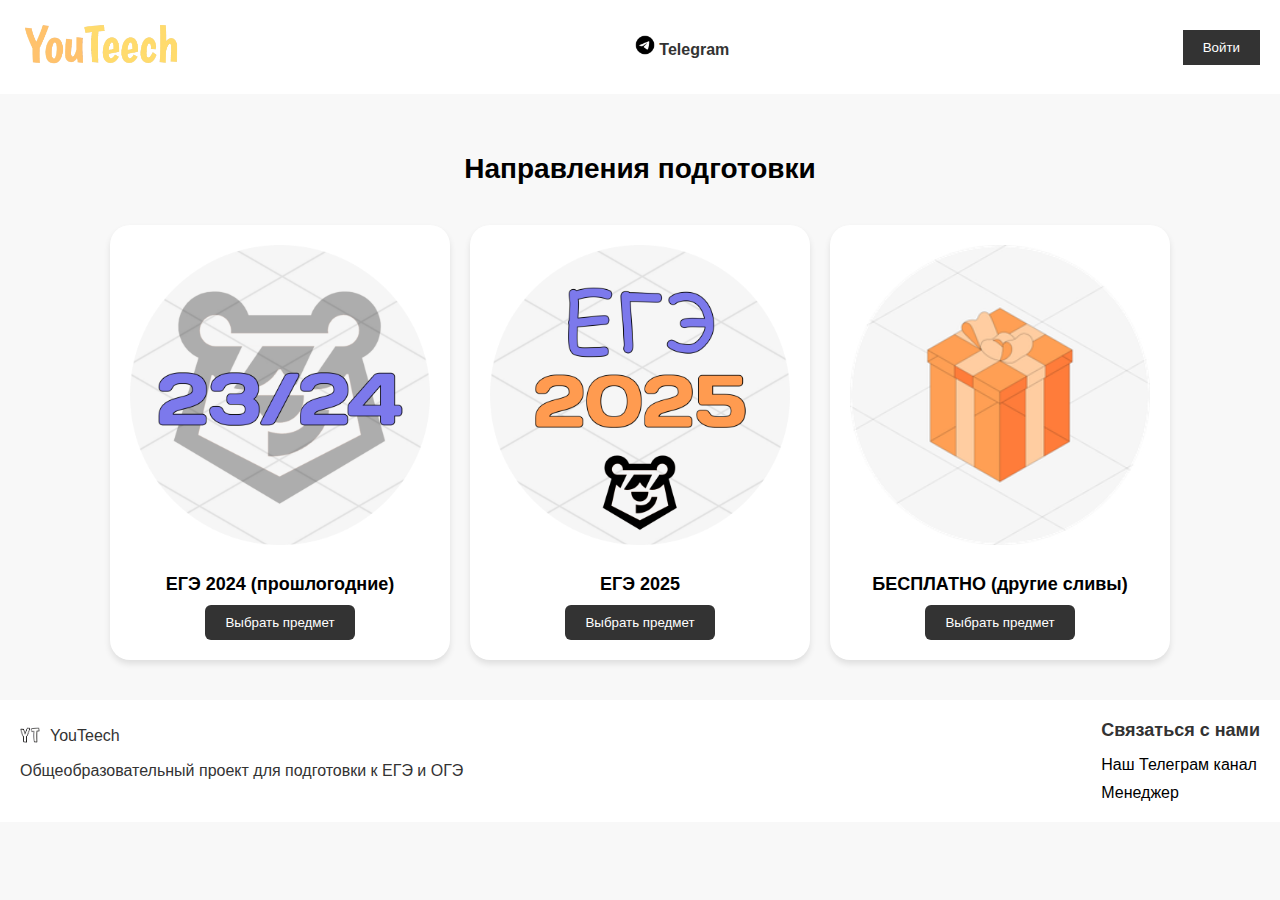
<file: index.html>
<!DOCTYPE html>
<html lang="ru">
  <head>
    <meta charset="UTF-8" />
    <meta name="viewport" content="width=device-width, initial-scale=1.0" />
    <title>YouTeech</title>
    <link rel="stylesheet" href="styles.css" />
    <link rel="apple-touch-icon" sizes="180x180" href="/apple-touch-icon.png" />
    <link rel="icon" type="image/png" sizes="32x32" href="/favicon-32x32.png" />
    <link rel="icon" type="image/png" sizes="16x16" href="/favicon-16x16.png" />
    <link rel="manifest" href="/site.webmanifest" />
  </head>
  <body>
    <header>
      <a href="/Youteech-GDZ" class="logo">
        <img src="logo.png" alt="YouTeech Logo" />
      </a>
      <nav>
        <ul>
          <li>
            <img
              src="telegram_icon.png"
              alt="Telegram Icon"
              class="telegram-icon"
            />
            <a href="https://t.me/+2M5MX6Qcb_g1Nzky" target="_blank"
              >Telegram</a
            >
          </li>
        </ul>
      </nav>
      <button class="login-btn">Войти</button>
    </header>
    <main>
      <h1>Направления подготовки</h1>
      <div class="courses">
        <!-- Первый блок -->
        <div class="course">
          <img src="ege_2024.png" alt="ЕГЭ 2024" />
          <h2>ЕГЭ 2024 (прошлогодние)</h2>
          <a href="year23-24.html"><button>Выбрать предмет</button></a>
        </div>
        <!-- Второй блок -->
        <div class="course">
          <img src="ege_2025.png" alt="ЕГЭ 2025" />
          <h2>ЕГЭ 2025</h2>
          <a href="year24-25.html"><button>Выбрать предмет</button></a>
        </div>
        <!-- Третий блок -->
        <div class="course">
          <img src="free.png" alt="Бесплатно" />
          <h2>БЕСПЛАТНО (другие сливы)</h2>
          <a href="free.html"><button>Выбрать предмет</button></a>
        </div>
      </div>
    </main>
    <footer>
      <div class="footer-content">
        <div class="left">
          <div class="brand">
            <img src="logo_icon.png" alt="Logo Icon" class="footer-icon" />
            YouTeech
          </div>
          <p>Общеобразовательный проект для подготовки к ЕГЭ и ОГЭ</p>
        </div>
        <div class="contact">
          <h3>Связаться с нами</h3>
          <a
            href="https://t.me/+2M5MX6Qcb_g1Nzky"
            class="footer-link"
            target="_blank"
            >Наш Телеграм канал</a
          >
          <a
            href="https://t.me/owner_youteech1"
            class="footer-link"
            target="_blank"
            >Менеджер</a
          >
        </div>
      </div>
    </footer>
    <script src="script.js"></script>
  </body>
</html>
</file>
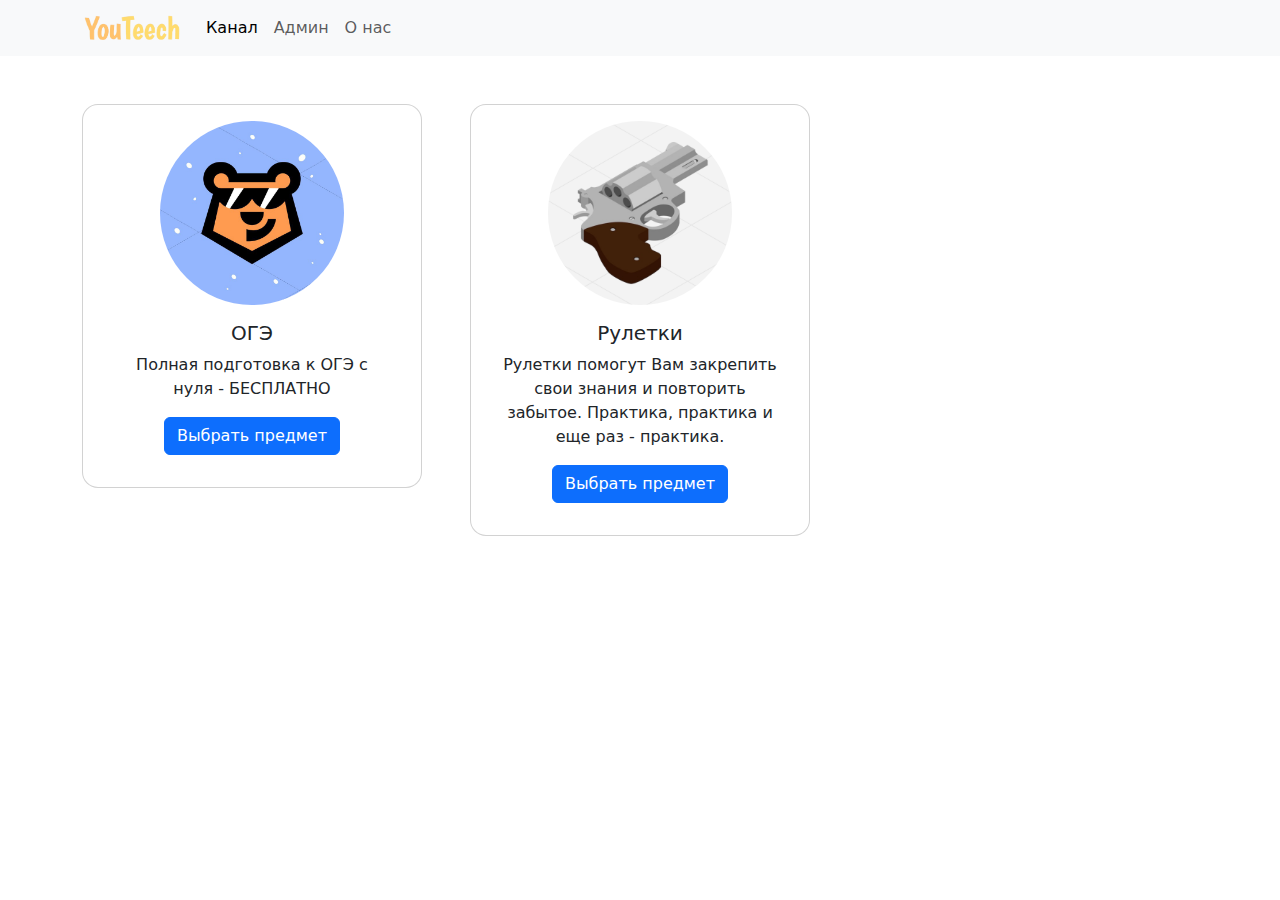
<file: free.html>
<!DOCTYPE html>
<html lang="ru">
  <head>
    <meta charset="UTF-8" />
    <meta name="viewport" content="width=device-width, initial-scale=1.0" />
    <title>YouTeech | FREE</title>
    <link
      href="https://cdn.jsdelivr.net/npm/bootstrap@5.3.3/dist/css/bootstrap.min.css"
      rel="stylesheet"
      integrity="sha384-QWTKZyjpPEjISv5WaRU9OFeRpok6YctnYmDr5pNlyT2bRjXh0JMhjY6hW+ALEwIH"
      crossorigin="anonymous"
    />
    <script
      src="https://cdn.jsdelivr.net/npm/bootstrap@5.3.3/dist/js/bootstrap.min.js"
      integrity="sha384-0pUGZvbkm6XF6gxjEnlmuGrJXVbNuzT9qBBavbLwCsOGabYfZo0T0to5eqruptLy"
      crossorigin="anonymous"
    ></script>
    <link rel="apple-touch-icon" sizes="180x180" href="/apple-touch-icon.png" />
    <link rel="icon" type="image/png" sizes="32x32" href="/favicon-32x32.png" />
    <link rel="icon" type="image/png" sizes="16x16" href="/favicon-16x16.png" />
    <link rel="manifest" href="/site.webmanifest" />
    <style>
      .card {
        border-radius: 1em;
        text-align: center;
        padding: 1em;
      }
      .card:hover {
        background-color: rgba(0, 0, 0, 0.1);
      }
      .card img {
        border-radius: 50%;
        width: 60%;
        margin: auto;
      }
    </style>
  </head>
  <body>
    <nav class="navbar navbar-expand-lg bg-body-tertiary">
      <div class="container">
        <a class="navbar-brand p-0" href="/Youteech-GDZ">
          <img src="logo.png" alt="Logo" width="100" />
        </a>
        <button
          class="navbar-toggler"
          type="button"
          data-bs-toggle="collapse"
          data-bs-target="#navbarNav"
          aria-controls="navbarNav"
          aria-expanded="false"
          aria-label="Toggle navigation"
        >
          <span class="navbar-toggler-icon"></span>
        </button>
        <div class="collapse navbar-collapse" id="navbarNav">
          <ul class="navbar-nav">
            <li class="nav-item">
              <a
                class="nav-link active"
                aria-current="page"
                target="_blank"
                href="https://t.me/+2M5MX6Qcb_g1Nzky"
                >Канал</a
              >
            </li>
            <li class="nav-item">
              <a
                class="nav-link"
                target="_blank"
                href="https://t.me/owner_youteech1"
                >Админ</a
              >
            </li>
            <li class="nav-item">
              <a class="nav-link" href="#">О нас</a>
            </li>
          </ul>
        </div>
      </div>
    </nav>

    <div class="container my-5">
      <div class="row row-cols-1 row-cols-md-2 row-cols-lg-3 g-5">
        <div class="col">
          <div class="card">
            <img src="oge/oge.jpg" class="card-img-top" alt="ОГЭ" />
            <div class="card-body">
              <h5 class="card-title">ОГЭ</h5>
              <p class="card-text">
                Полная подготовка к ОГЭ с нуля - БЕСПЛАТНО
              </p>
              <a href="oge.html" class="btn btn-primary">Выбрать предмет</a>
            </div>
          </div>
        </div>
        <div class="col">
          <div class="card">
            <img src="rul/rul.jpg" class="card-img-top" alt="Рулетки" />
            <div class="card-body">
              <h5 class="card-title">Рулетки</h5>
              <p class="card-text">
                Рулетки помогут Вам закрепить свои знания и повторить забытое.
                Практика, практика и еще раз - практика.
              </p>
              <a href="ruletki.html" class="btn btn-primary">Выбрать предмет</a>
            </div>
          </div>
        </div>
      </div>
    </div>
  </body>
</html>
</file>
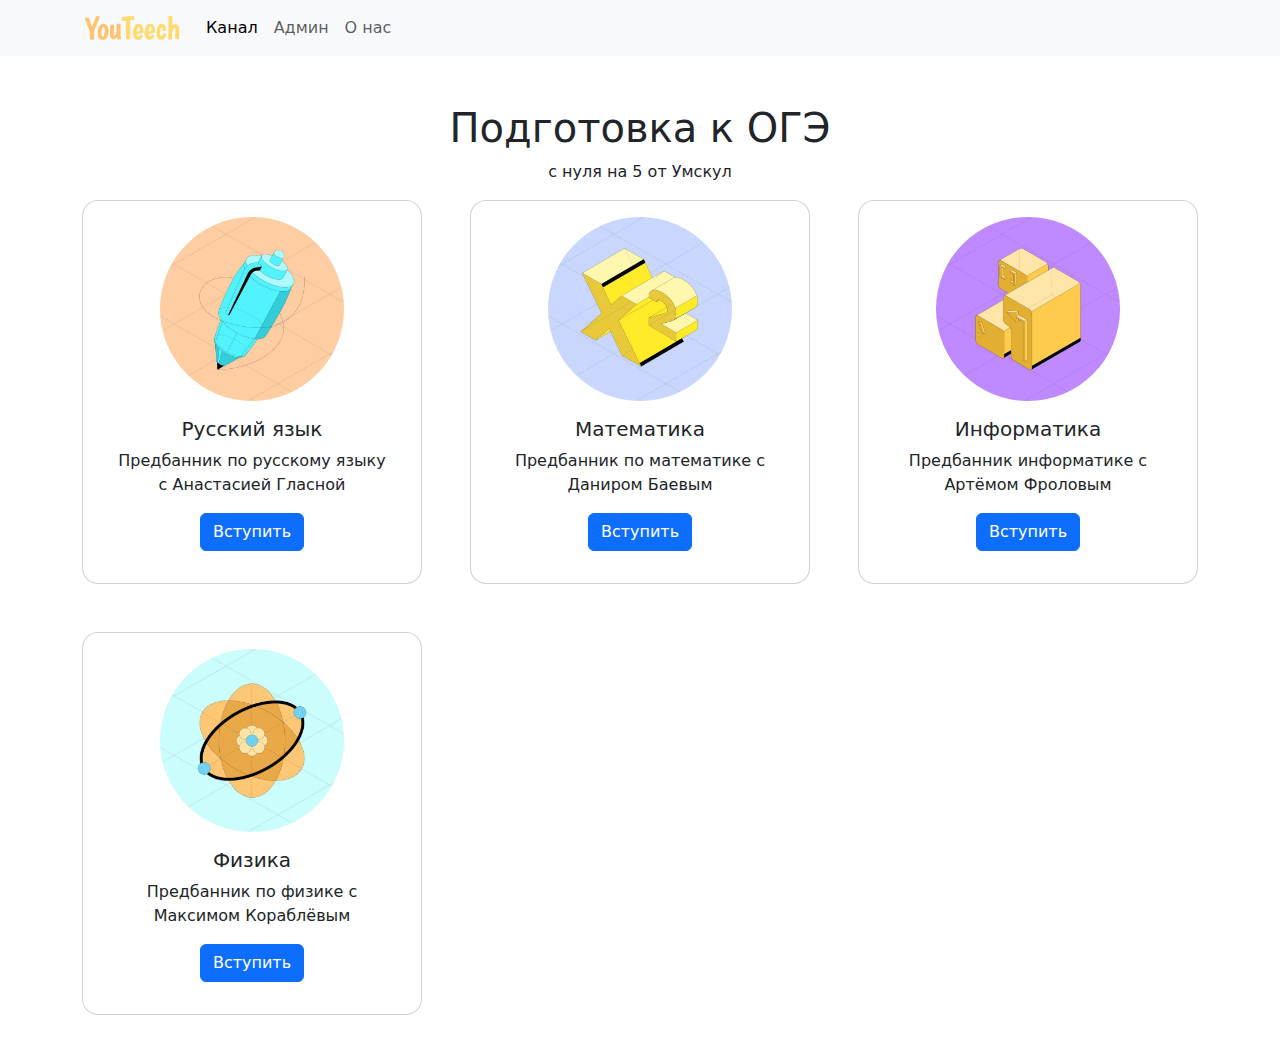
<file: oge.html>
<!DOCTYPE html>
<html lang="ru">
  <head>
    <meta charset="UTF-8" />
    <meta name="viewport" content="width=device-width, initial-scale=1.0" />
    <title>YouTeech | ОГЭ</title>
    <link
      href="https://cdn.jsdelivr.net/npm/bootstrap@5.3.3/dist/css/bootstrap.min.css"
      rel="stylesheet"
      integrity="sha384-QWTKZyjpPEjISv5WaRU9OFeRpok6YctnYmDr5pNlyT2bRjXh0JMhjY6hW+ALEwIH"
      crossorigin="anonymous"
    />
    <script
      src="https://cdn.jsdelivr.net/npm/bootstrap@5.3.3/dist/js/bootstrap.min.js"
      integrity="sha384-0pUGZvbkm6XF6gxjEnlmuGrJXVbNuzT9qBBavbLwCsOGabYfZo0T0to5eqruptLy"
      crossorigin="anonymous"
    ></script>
    <link rel="apple-touch-icon" sizes="180x180" href="/apple-touch-icon.png" />
    <link rel="icon" type="image/png" sizes="32x32" href="/favicon-32x32.png" />
    <link rel="icon" type="image/png" sizes="16x16" href="/favicon-16x16.png" />
    <link rel="manifest" href="/site.webmanifest" />
    <style>
      .card {
        border-radius: 1em;
        text-align: center;
        padding: 1em;
      }
      .card:hover {
        background-color: rgba(0, 0, 0, 0.1);
      }
      .card img {
        border-radius: 50%;
        width: 60%;
        margin: auto;
      }
    </style>
  </head>
  <body>
    <nav class="navbar navbar-expand-lg bg-body-tertiary">
      <div class="container">
        <a class="navbar-brand p-0" href="/Youteech-GDZ">
          <img src="logo.png" alt="Logo" width="100" />
        </a>
        <button
          class="navbar-toggler"
          type="button"
          data-bs-toggle="collapse"
          data-bs-target="#navbarNav"
          aria-controls="navbarNav"
          aria-expanded="false"
          aria-label="Toggle navigation"
        >
          <span class="navbar-toggler-icon"></span>
        </button>
        <div class="collapse navbar-collapse" id="navbarNav">
          <ul class="navbar-nav">
            <li class="nav-item">
              <a
                class="nav-link active"
                aria-current="page"
                target="_blank"
                href="https://t.me/+2M5MX6Qcb_g1Nzky"
                >Канал</a
              >
            </li>
            <li class="nav-item">
              <a
                class="nav-link"
                target="_blank"
                href="https://t.me/owner_youteech1"
                >Админ</a
              >
            </li>
            <li class="nav-item">
              <a class="nav-link" href="#">О нас</a>
            </li>
          </ul>
        </div>
      </div>
    </nav>

    <div class="container my-5">
      <h1 align="center">Подготовка к ОГЭ</h1>
      <p align="center">с нуля на 5 от Умскул</p>
      <div class="row row-cols-1 row-cols-md-2 row-cols-lg-3 g-5">
        <div class="col">
          <div class="card">
            <img src="oge/rus.jpg" class="card-img-top" alt="Русский язык" />
            <div class="card-body">
              <h5 class="card-title">Русский язык</h5>
              <p class="card-text">
                Предбанник по русскому языку с Анастасией Гласной
              </p>
              <a href="https://t.me/+jWnmrwjlSlA1MjQy" class="btn btn-primary"
                >Вступить</a
              >
            </div>
          </div>
        </div>
        <div class="col">
          <div class="card">
            <img src="oge/math.jpg" class="card-img-top" alt="Математика" />
            <div class="card-body">
              <h5 class="card-title">Математика</h5>
              <p class="card-text">Предбанник по математике с Даниром Баевым</p>
              <a href="https://t.me/+AZKg-6GZuEhmYTA6" class="btn btn-primary"
                >Вступить</a
              >
            </div>
          </div>
        </div>
        <div class="col">
          <div class="card">
            <img src="oge/inf.jpg" class="card-img-top" alt="Информатика" />
            <div class="card-body">
              <h5 class="card-title">Информатика</h5>
              <p class="card-text">Предбанник информатике с Артёмом Фроловым</p>
              <a href="https://t.me/+wVJ1en6KWQBlNmVi" class="btn btn-primary"
                >Вступить</a
              >
            </div>
          </div>
        </div>
        <div class="col">
          <div class="card">
            <img src="oge/fiz.jpg" class="card-img-top" alt="Физика" />
            <div class="card-body">
              <h5 class="card-title">Физика</h5>
              <p class="card-text">
                Предбанник по физике с Максимом Кораблёвым
              </p>
              <a href="https://t.me/+FeMHCVkIoG4zN2Vi" class="btn btn-primary"
                >Вступить</a
              >
            </div>
          </div>
        </div>
      </div>
    </div>
  </body>
</html>
</file>
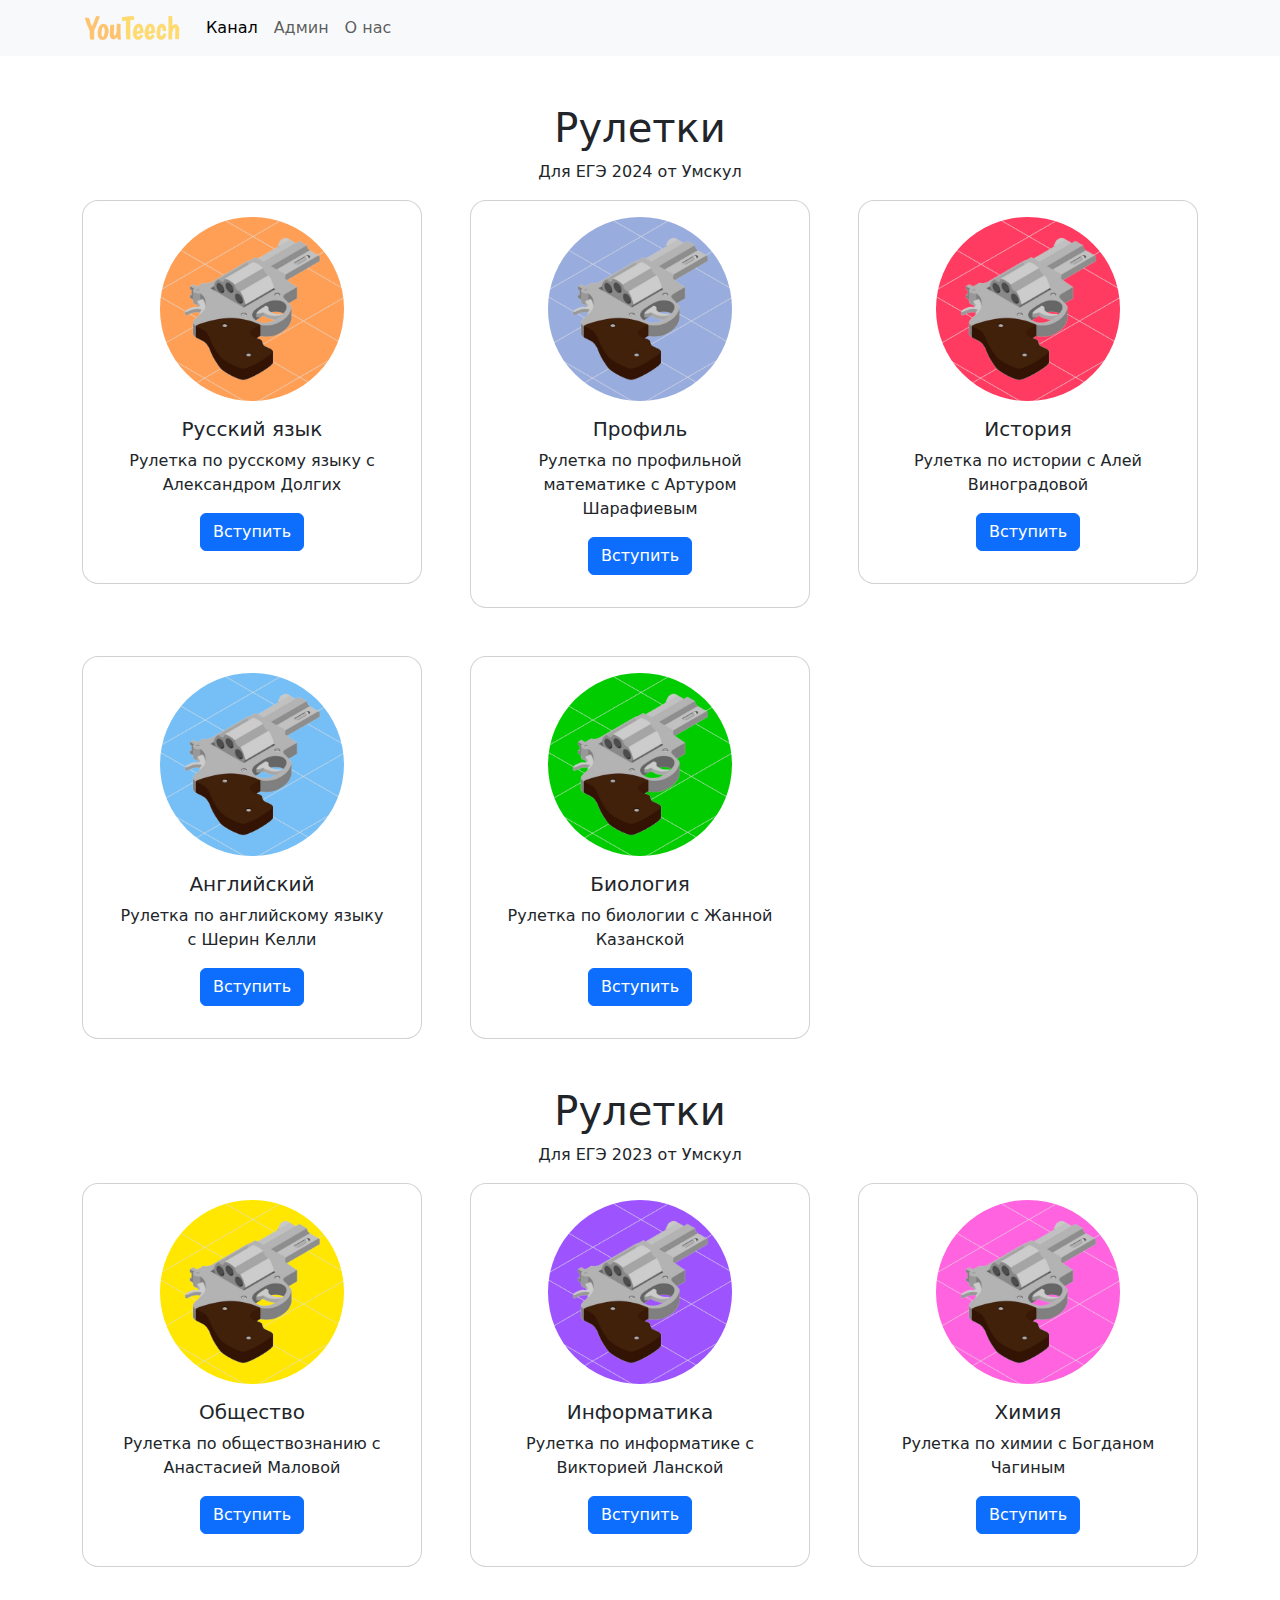
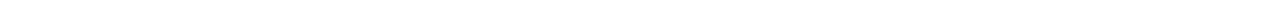
<file: ruletki.html>
<!DOCTYPE html>
<html lang="ru">
  <head>
    <meta charset="UTF-8" />
    <meta name="viewport" content="width=device-width, initial-scale=1.0" />
    <title>YouTeech | Рулетки</title>
    <link
      href="https://cdn.jsdelivr.net/npm/bootstrap@5.3.3/dist/css/bootstrap.min.css"
      rel="stylesheet"
      integrity="sha384-QWTKZyjpPEjISv5WaRU9OFeRpok6YctnYmDr5pNlyT2bRjXh0JMhjY6hW+ALEwIH"
      crossorigin="anonymous"
    />
    <script
      src="https://cdn.jsdelivr.net/npm/bootstrap@5.3.3/dist/js/bootstrap.min.js"
      integrity="sha384-0pUGZvbkm6XF6gxjEnlmuGrJXVbNuzT9qBBavbLwCsOGabYfZo0T0to5eqruptLy"
      crossorigin="anonymous"
    ></script>
    <link rel="apple-touch-icon" sizes="180x180" href="/apple-touch-icon.png" />
    <link rel="icon" type="image/png" sizes="32x32" href="/favicon-32x32.png" />
    <link rel="icon" type="image/png" sizes="16x16" href="/favicon-16x16.png" />
    <link rel="manifest" href="/site.webmanifest" />
    <style>
      .card {
        border-radius: 1em;
        text-align: center;
        padding: 1em;
      }
      .card:hover {
        background-color: rgba(0, 0, 0, 0.1);
      }
      .card img {
        border-radius: 50%;
        width: 60%;
        margin: auto;
      }
    </style>
  </head>
  <body>
    <nav class="navbar navbar-expand-lg bg-body-tertiary">
      <div class="container">
        <a class="navbar-brand p-0" href="/Youteech-GDZ">
          <img src="logo.png" alt="Logo" width="100" />
        </a>
        <button
          class="navbar-toggler"
          type="button"
          data-bs-toggle="collapse"
          data-bs-target="#navbarNav"
          aria-controls="navbarNav"
          aria-expanded="false"
          aria-label="Toggle navigation"
        >
          <span class="navbar-toggler-icon"></span>
        </button>
        <div class="collapse navbar-collapse" id="navbarNav">
          <ul class="navbar-nav">
            <li class="nav-item">
              <a
                class="nav-link active"
                aria-current="page"
                target="_blank"
                href="https://t.me/+2M5MX6Qcb_g1Nzky"
                >Канал</a
              >
            </li>
            <li class="nav-item">
              <a
                class="nav-link"
                target="_blank"
                href="https://t.me/owner_youteech1"
                >Админ</a
              >
            </li>
            <li class="nav-item">
              <a class="nav-link" href="#">О нас</a>
            </li>
          </ul>
        </div>
      </div>
    </nav>

    <div class="container my-5">
      <h1 align="center">Рулетки</h1>
      <p align="center">Для ЕГЭ 2024 от Умскул</p>
      <div class="row row-cols-1 row-cols-md-2 row-cols-lg-3 g-5">
        <div class="col">
          <div class="card">
            <img src="rul/rus.jpg" class="card-img-top" alt="Русский язык" />
            <div class="card-body">
              <h5 class="card-title">Русский язык</h5>
              <p class="card-text">
                Рулетка по русскому языку с Александром Долгих
              </p>
              <a href="https://t.me/+426CrT7bcucwNmFi" class="btn btn-primary"
                >Вступить</a
              >
            </div>
          </div>
        </div>
        <div class="col">
          <div class="card">
            <img src="rul/prof.jpg" class="card-img-top" alt="Профиль" />
            <div class="card-body">
              <h5 class="card-title">Профиль</h5>
              <p class="card-text">
                Рулетка по профильной математике с Артуром Шарафиевым
              </p>
              <a href="https://t.me/+AKtwrLx8oUM1ODcy" class="btn btn-primary"
                >Вступить</a
              >
            </div>
          </div>
        </div>
        <div class="col">
          <div class="card">
            <img src="rul/his.jpg" class="card-img-top" alt="История" />
            <div class="card-body">
              <h5 class="card-title">История</h5>
              <p class="card-text">Рулетка по истории с Алей Виноградовой</p>
              <a href="https://t.me/+8lADyq4DXaUxNDdi" class="btn btn-primary"
                >Вступить</a
              >
            </div>
          </div>
        </div>
        <div class="col">
          <div class="card">
            <img src="rul/eng.jpg" class="card-img-top" alt="Английский" />
            <div class="card-body">
              <h5 class="card-title">Английский</h5>
              <p class="card-text">
                Рулетка по английскому языку с Шерин Келли
              </p>
              <a href="https://t.me/+HM3eSc2SQiE5NTMy" class="btn btn-primary"
                >Вступить</a
              >
            </div>
          </div>
        </div>
        <div class="col">
          <div class="card">
            <img src="rul/bio.jpg" class="card-img-top" alt="Биология" />
            <div class="card-body">
              <h5 class="card-title">Биология</h5>
              <p class="card-text">Рулетка по биологии с Жанной Казанской</p>
              <a href="https://t.me/+L7rF2U7_57NiMDcy" class="btn btn-primary"
                >Вступить</a
              >
            </div>
          </div>
        </div>
      </div>
    </div>

    <div class="container my-5">
      <h1 align="center">Рулетки</h1>
      <p align="center">Для ЕГЭ 2023 от Умскул</p>
      <div class="row row-cols-1 row-cols-md-2 row-cols-lg-3 g-5">
        <div class="col">
          <div class="card">
            <img src="rul/obsch.jpg" class="card-img-top" alt="Общество" />
            <div class="card-body">
              <h5 class="card-title">Общество</h5>
              <p class="card-text">
                Рулетка по обществознанию с Анастасией Маловой
              </p>
              <a href="https://t.me/+8hCJXr_GWvgxOWJi" class="btn btn-primary"
                >Вступить</a
              >
            </div>
          </div>
        </div>
        <div class="col">
          <div class="card">
            <img src="rul/inf.jpg" class="card-img-top" alt="Информатика" />
            <div class="card-body">
              <h5 class="card-title">Информатика</h5>
              <p class="card-text">
                Рулетка по информатике с Викторией Ланской
              </p>
              <a href="https://t.me/+kcJYlVm3e7ljNWJi" class="btn btn-primary"
                >Вступить</a
              >
            </div>
          </div>
        </div>
        <div class="col">
          <div class="card">
            <img src="rul/him.jpg" class="card-img-top" alt="Химия" />
            <div class="card-body">
              <h5 class="card-title">Химия</h5>
              <p class="card-text">Рулетка по химии с Богданом Чагиным</p>
              <a href="https://t.me/+XP5NayA_h-w3ZWJi" class="btn btn-primary"
                >Вступить</a
              >
            </div>
          </div>
        </div>
      </div>
    </div>
  </body>
</html>
</file>
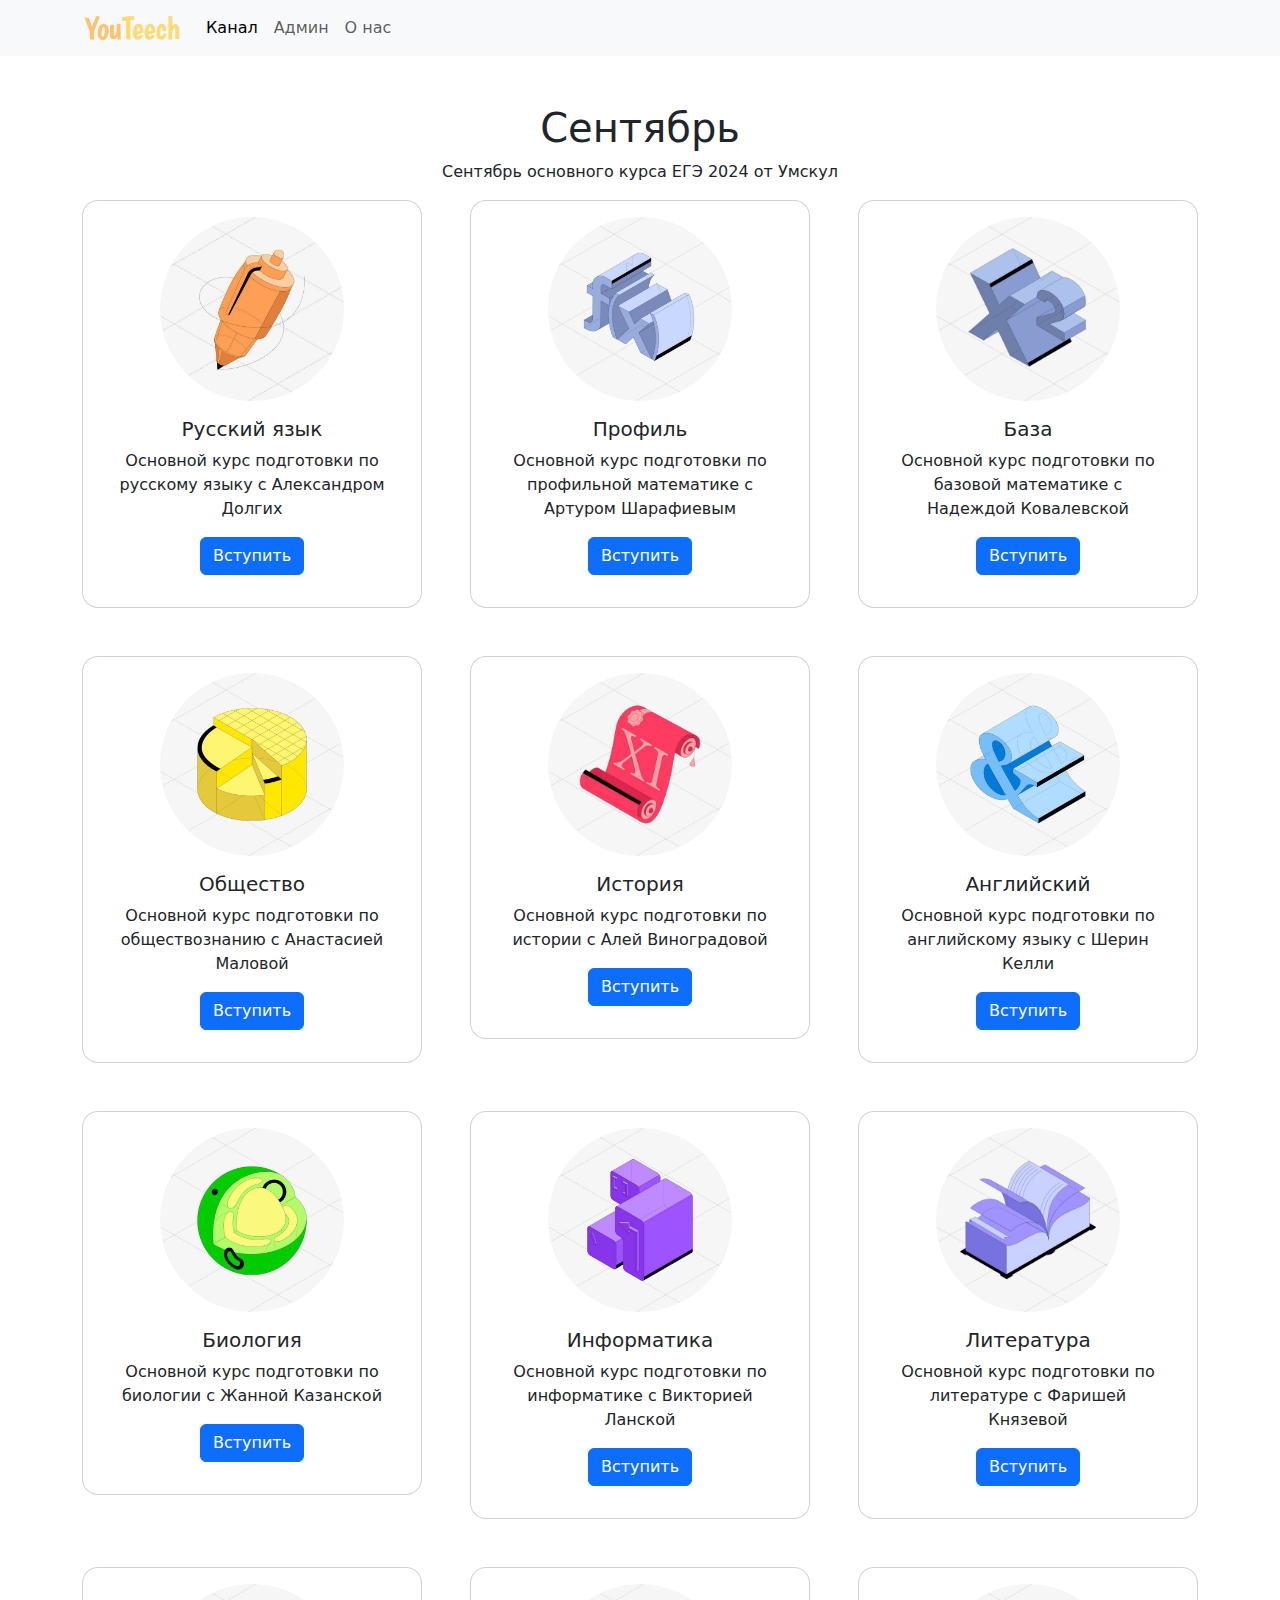
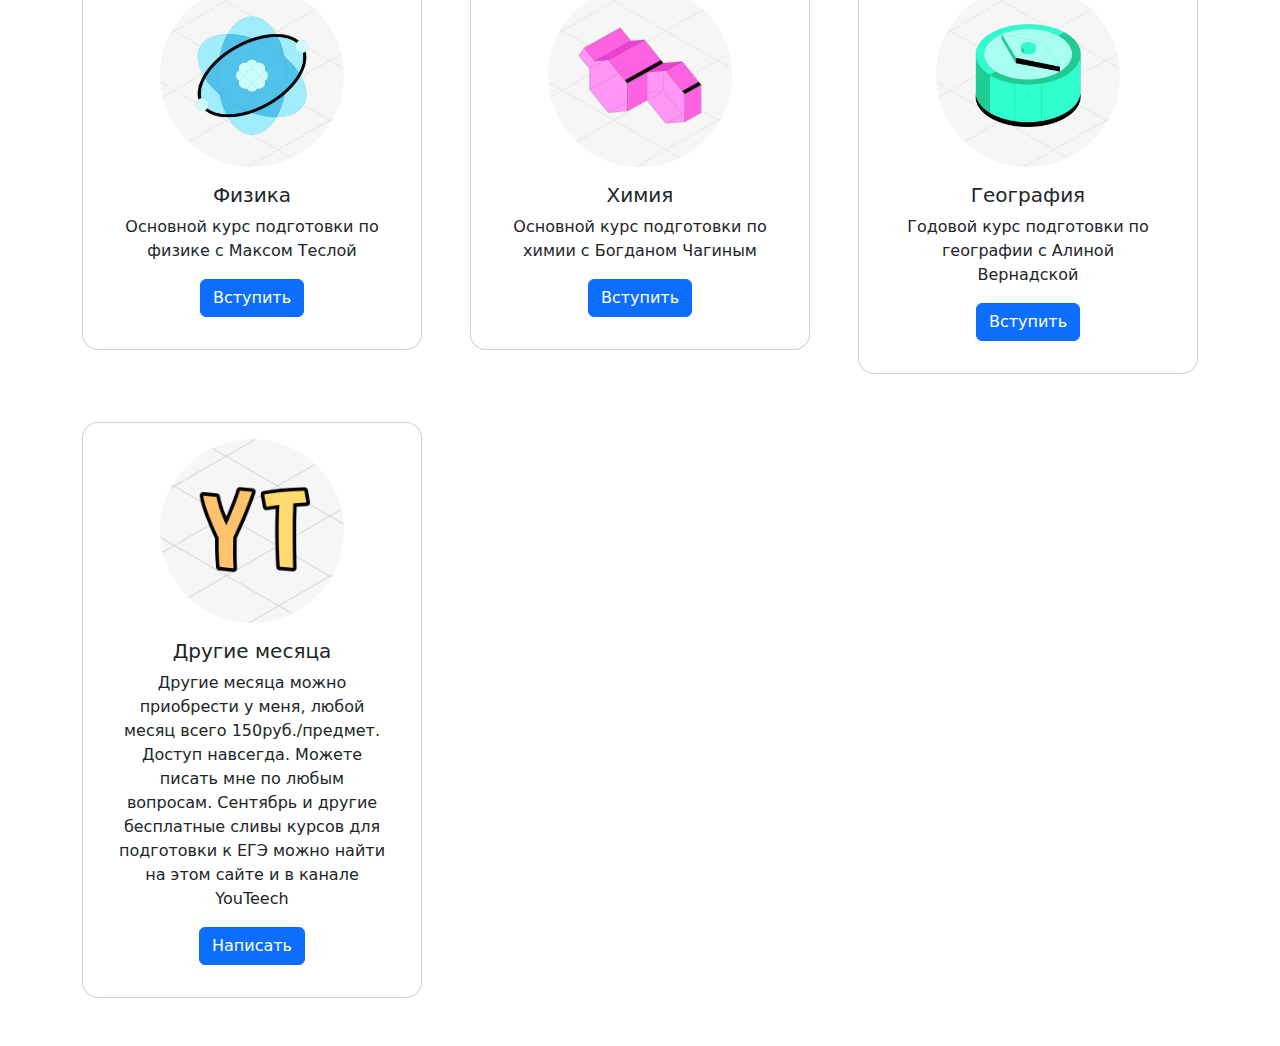
<file: year23-24.html>
<!DOCTYPE html>
<html lang="ru">
  <head>
    <meta charset="UTF-8" />
    <meta name="viewport" content="width=device-width, initial-scale=1.0" />
    <title>YouTeech | ЕГЭ 2024</title>
    <link
      href="https://cdn.jsdelivr.net/npm/bootstrap@5.3.3/dist/css/bootstrap.min.css"
      rel="stylesheet"
      integrity="sha384-QWTKZyjpPEjISv5WaRU9OFeRpok6YctnYmDr5pNlyT2bRjXh0JMhjY6hW+ALEwIH"
      crossorigin="anonymous"
    />
    <script
      src="https://cdn.jsdelivr.net/npm/bootstrap@5.3.3/dist/js/bootstrap.min.js"
      integrity="sha384-0pUGZvbkm6XF6gxjEnlmuGrJXVbNuzT9qBBavbLwCsOGabYfZo0T0to5eqruptLy"
      crossorigin="anonymous"
    ></script>
    <link rel="apple-touch-icon" sizes="180x180" href="/apple-touch-icon.png" />
    <link rel="icon" type="image/png" sizes="32x32" href="/favicon-32x32.png" />
    <link rel="icon" type="image/png" sizes="16x16" href="/favicon-16x16.png" />
    <link rel="manifest" href="/site.webmanifest" />
    <style>
      .card {
        border-radius: 1em;
        text-align: center;
        padding: 1em;
      }
      .card:hover {
        background-color: rgba(0, 0, 0, 0.1);
      }
      .card img {
        border-radius: 50%;
        width: 60%;
        margin: auto;
      }
    </style>
  </head>
  <body>
    <nav class="navbar navbar-expand-lg bg-body-tertiary">
      <div class="container">
        <a class="navbar-brand p-0" href="/Youteech-GDZ">
          <img src="logo.png" alt="Logo" width="100" />
        </a>
        <button
          class="navbar-toggler"
          type="button"
          data-bs-toggle="collapse"
          data-bs-target="#navbarNav"
          aria-controls="navbarNav"
          aria-expanded="false"
          aria-label="Toggle navigation"
        >
          <span class="navbar-toggler-icon"></span>
        </button>
        <div class="collapse navbar-collapse" id="navbarNav">
          <ul class="navbar-nav">
            <li class="nav-item">
              <a
                class="nav-link active"
                aria-current="page"
                target="_blank"
                href="https://t.me/+2M5MX6Qcb_g1Nzky"
                >Канал</a
              >
            </li>
            <li class="nav-item">
              <a
                class="nav-link"
                target="_blank"
                href="https://t.me/owner_youteech1"
                >Админ</a
              >
            </li>
            <li class="nav-item">
              <a class="nav-link" href="#">О нас</a>
            </li>
          </ul>
        </div>
      </div>
    </nav>

    <div class="container my-5">
      <h1 align="center">Сентябрь</h1>
      <p align="center">Сентябрь основного курса ЕГЭ 2024 от Умскул</p>
      <div class="row row-cols-1 row-cols-md-2 row-cols-lg-3 g-5">
        <div class="col">
          <div class="card">
            <img src="rus.jpg" class="card-img-top" alt="Русский язык" />
            <div class="card-body">
              <h5 class="card-title">Русский язык</h5>
              <p class="card-text">
                Основной курс подготовки по русскому языку с Александром Долгих
              </p>
              <a href="https://t.me/+MsEKM-Dy6tkxYzRi" class="btn btn-primary"
                >Вступить</a
              >
            </div>
          </div>
        </div>
        <div class="col">
          <div class="card">
            <img src="prof.jpg" class="card-img-top" alt="Профиль" />
            <div class="card-body">
              <h5 class="card-title">Профиль</h5>
              <p class="card-text">
                Основной курс подготовки по профильной математике с Артуром
                Шарафиевым
              </p>
              <a href="https://t.me/+n0szYkKCV0JmNDEy" class="btn btn-primary"
                >Вступить</a
              >
            </div>
          </div>
        </div>
        <div class="col">
          <div class="card">
            <img src="baza.jpg" class="card-img-top" alt="База" />
            <div class="card-body">
              <h5 class="card-title">База</h5>
              <p class="card-text">
                Основной курс подготовки по базовой математике с Надеждой
                Ковалевской
              </p>
              <a href="https://t.me/+GjB6WDxLdoBmOTli" class="btn btn-primary"
                >Вступить</a
              >
            </div>
          </div>
        </div>
        <div class="col">
          <div class="card">
            <img src="obsch.jpg" class="card-img-top" alt="Общество" />
            <div class="card-body">
              <h5 class="card-title">Общество</h5>
              <p class="card-text">
                Основной курс подготовки по обществознанию с Анастасией Маловой
              </p>
              <a href="https://t.me/+XxvEWPRuz7IxODMy" class="btn btn-primary"
                >Вступить</a
              >
            </div>
          </div>
        </div>
        <div class="col">
          <div class="card">
            <img src="his.jpg" class="card-img-top" alt="История" />
            <div class="card-body">
              <h5 class="card-title">История</h5>
              <p class="card-text">
                Основной курс подготовки по истории с Алей Виноградовой
              </p>
              <a href="https://t.me/+aUIoQwB-70k3OWZi" class="btn btn-primary"
                >Вступить</a
              >
            </div>
          </div>
        </div>
        <div class="col">
          <div class="card">
            <img src="eng.jpg" class="card-img-top" alt="Английский" />
            <div class="card-body">
              <h5 class="card-title">Английский</h5>
              <p class="card-text">
                Основной курс подготовки по английскому языку с Шерин Келли
              </p>
              <a href="https://t.me/+xgFXNYp11h0yMjQ6" class="btn btn-primary"
                >Вступить</a
              >
            </div>
          </div>
        </div>
        <div class="col">
          <div class="card">
            <img src="bio.jpg" class="card-img-top" alt="Биология" />
            <div class="card-body">
              <h5 class="card-title">Биология</h5>
              <p class="card-text">
                Основной курс подготовки по биологии с Жанной Казанской
              </p>
              <a href="https://t.me/+s2LoIvlHMG0wMTQy" class="btn btn-primary"
                >Вступить</a
              >
            </div>
          </div>
        </div>
        <div class="col">
          <div class="card">
            <img src="inf.jpg" class="card-img-top" alt="Информатика" />
            <div class="card-body">
              <h5 class="card-title">Информатика</h5>
              <p class="card-text">
                Основной курс подготовки по информатике с Викторией Ланской
              </p>
              <a href="https://t.me/+D-_CTbiBoaExNzE6" class="btn btn-primary"
                >Вступить</a
              >
            </div>
          </div>
        </div>
        <div class="col">
          <div class="card">
            <img src="lit.jpg" class="card-img-top" alt="Литература" />
            <div class="card-body">
              <h5 class="card-title">Литература</h5>
              <p class="card-text">
                Основной курс подготовки по литературе с Фаришей Князевой
              </p>
              <a href="https://t.me/+IFmaESaJ-GVjMzky" class="btn btn-primary"
                >Вступить</a
              >
            </div>
          </div>
        </div>
        <div class="col">
          <div class="card">
            <img src="fiz.jpg" class="card-img-top" alt="Физика" />
            <div class="card-body">
              <h5 class="card-title">Физика</h5>
              <p class="card-text">
                Основной курс подготовки по физике с Максом Теслой
              </p>
              <a href="https://t.me/+j2_Wwiv9QxY2MzVi" class="btn btn-primary"
                >Вступить</a
              >
            </div>
          </div>
        </div>
        <div class="col">
          <div class="card">
            <img src="him.jpg" class="card-img-top" alt="Химия" />
            <div class="card-body">
              <h5 class="card-title">Химия</h5>
              <p class="card-text">
                Основной курс подготовки по химии с Богданом Чагиным
              </p>
              <a href="https://t.me/+mtTNlXC1QR04MDMy" class="btn btn-primary"
                >Вступить</a
              >
            </div>
          </div>
        </div>
        <div class="col">
          <div class="card">
            <img src="geo.jpg" class="card-img-top" alt="География" />
            <div class="card-body">
              <h5 class="card-title">География</h5>
              <p class="card-text">
                Годовой курс подготовки по географии с Алиной Вернадской
              </p>
              <a href="https://t.me/+YN6U1E-7xXU0MjMy" class="btn btn-primary"
                >Вступить</a
              >
            </div>
          </div>
        </div>
        <div class="col">
          <div class="card">
            <img src="owner_youteech.png" class="card-img-top" alt="Профиль" />
            <div class="card-body">
              <h5 class="card-title">Другие месяца</h5>
              <p class="card-text">
                Другие месяца можно приобрести у меня, любой месяц всего
                150руб./предмет. Доступ навсегда. Можете писать мне по любым
                вопросам. Сентябрь и другие бесплатные сливы курсов для
                подготовки к ЕГЭ можно найти на этом сайте и в канале YouTeech
              </p>
              <a
                href="https://t.me/owner_youteech1"
                class="btn btn-primary"
                target="_blank"
                >Написать</a
              >
            </div>
          </div>
        </div>
      </div>
    </div>
  </body>
</html>
</file>
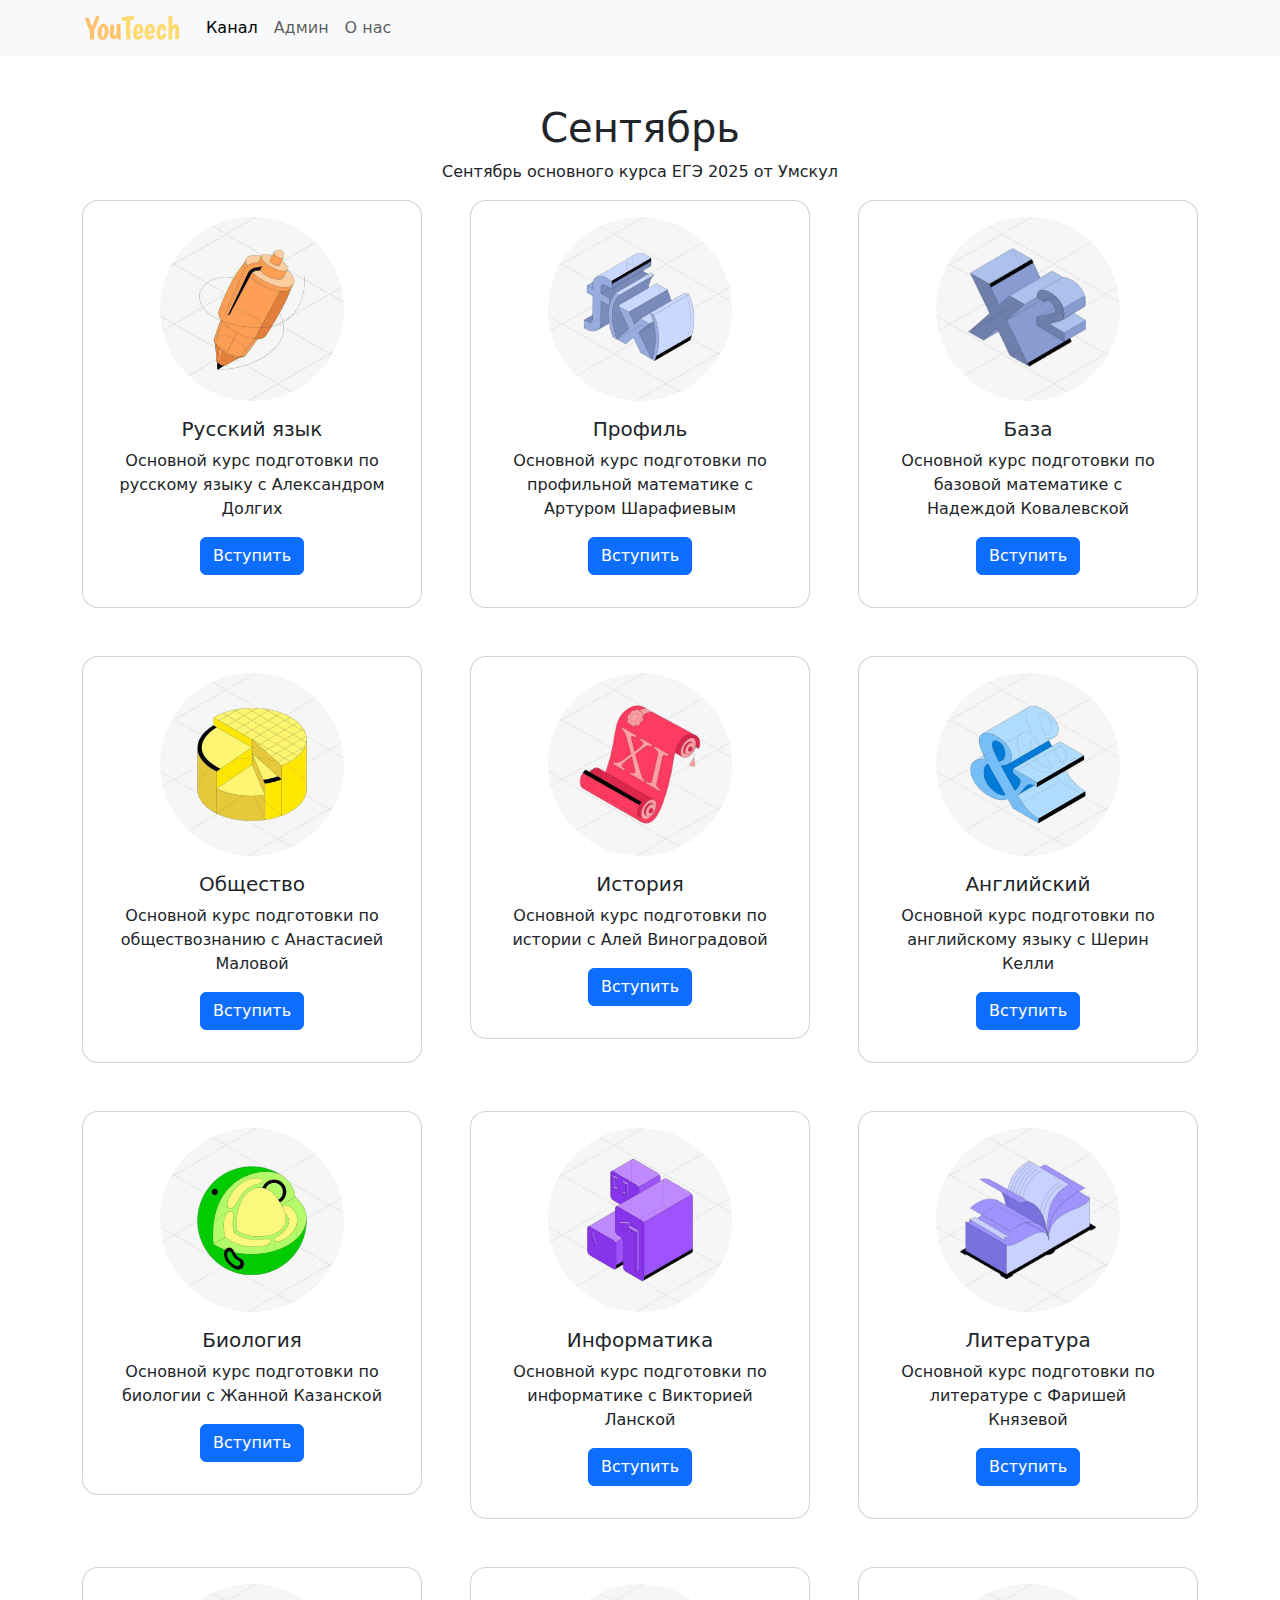
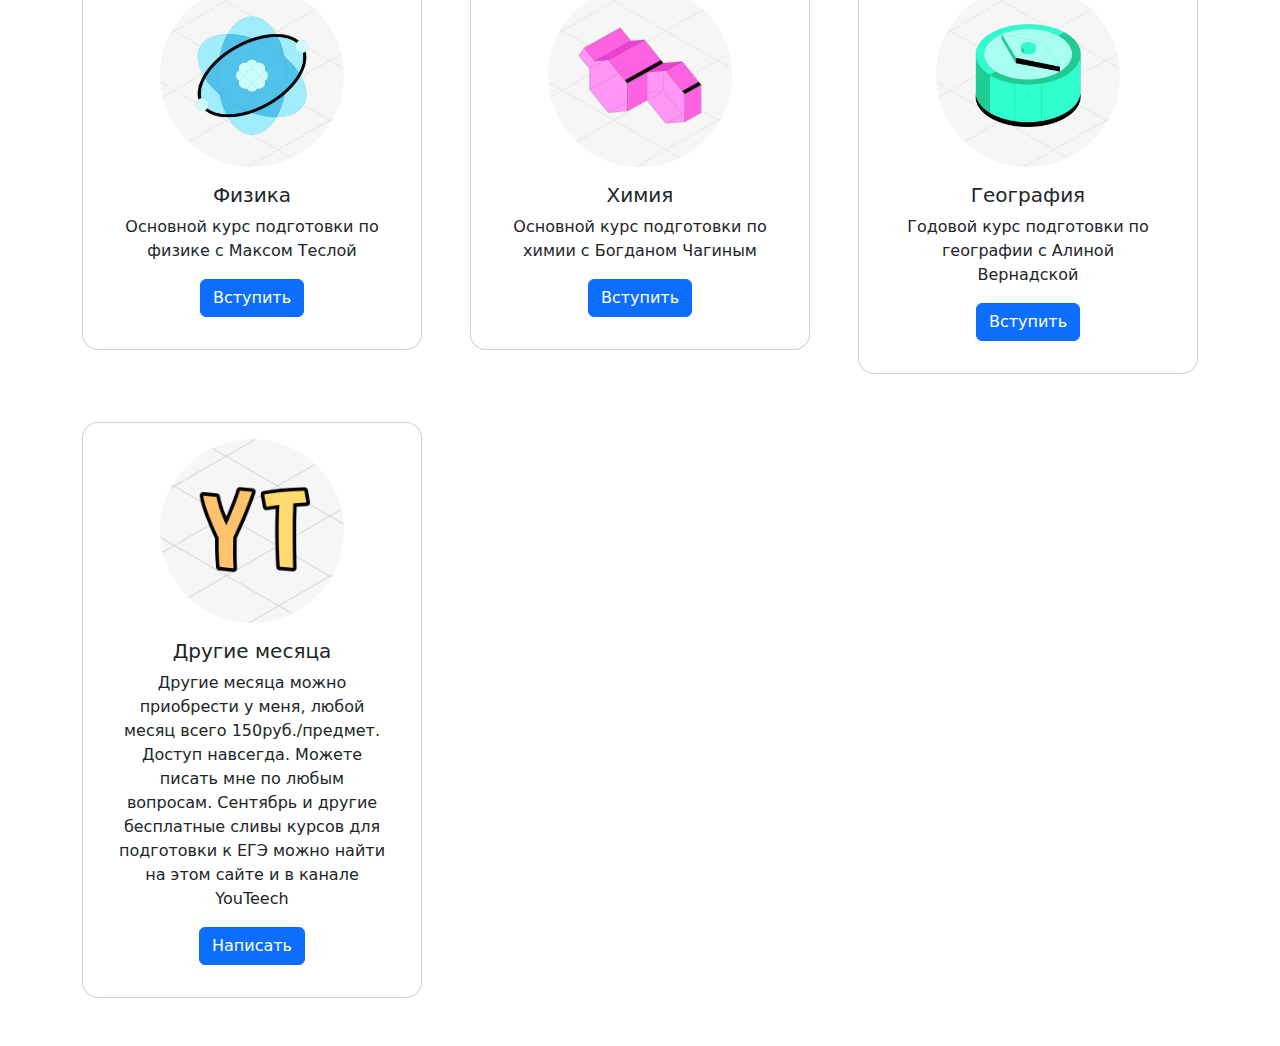
<file: year24-25.html>
<!DOCTYPE html>
<html lang="ru">
  <head>
    <meta charset="UTF-8" />
    <meta name="viewport" content="width=device-width, initial-scale=1.0" />
    <title>YouTeech | ЕГЭ 2025</title>
    <link
      href="https://cdn.jsdelivr.net/npm/bootstrap@5.3.3/dist/css/bootstrap.min.css"
      rel="stylesheet"
      integrity="sha384-QWTKZyjpPEjISv5WaRU9OFeRpok6YctnYmDr5pNlyT2bRjXh0JMhjY6hW+ALEwIH"
      crossorigin="anonymous"
    />
    <script
      src="https://cdn.jsdelivr.net/npm/bootstrap@5.3.3/dist/js/bootstrap.min.js"
      integrity="sha384-0pUGZvbkm6XF6gxjEnlmuGrJXVbNuzT9qBBavbLwCsOGabYfZo0T0to5eqruptLy"
      crossorigin="anonymous"
    ></script>
    <link rel="apple-touch-icon" sizes="180x180" href="/apple-touch-icon.png" />
    <link rel="icon" type="image/png" sizes="32x32" href="/favicon-32x32.png" />
    <link rel="icon" type="image/png" sizes="16x16" href="/favicon-16x16.png" />
    <link rel="manifest" href="/site.webmanifest" />
    <style>
      .card {
        border-radius: 1em;
        text-align: center;
        padding: 1em;
      }
      .card:hover {
        background-color: rgba(0, 0, 0, 0.1);
      }
      .card img {
        border-radius: 50%;
        width: 60%;
        margin: auto;
      }
    </style>
  </head>
  <body>
    <nav class="navbar navbar-expand-lg bg-body-tertiary">
      <div class="container">
        <a class="navbar-brand p-0" href="/Youteech-GDZ">
          <img src="logo.png" alt="Logo" width="100" />
        </a>
        <button
          class="navbar-toggler"
          type="button"
          data-bs-toggle="collapse"
          data-bs-target="#navbarNav"
          aria-controls="navbarNav"
          aria-expanded="false"
          aria-label="Toggle navigation"
        >
          <span class="navbar-toggler-icon"></span>
        </button>
        <div class="collapse navbar-collapse" id="navbarNav">
          <ul class="navbar-nav">
            <li class="nav-item">
              <a
                class="nav-link active"
                aria-current="page"
                target="_blank"
                href="https://t.me/+2M5MX6Qcb_g1Nzky"
                >Канал</a
              >
            </li>
            <li class="nav-item">
              <a
                class="nav-link"
                target="_blank"
                href="https://t.me/owner_youteech1"
                >Админ</a
              >
            </li>
            <li class="nav-item">
              <a class="nav-link" href="#">О нас</a>
            </li>
          </ul>
        </div>
      </div>
    </nav>

    <div class="container my-5">
      <h1 align="center">Сентябрь</h1>
      <p align="center">Сентябрь основного курса ЕГЭ 2025 от Умскул</p>
      <div class="row row-cols-1 row-cols-md-2 row-cols-lg-3 g-5">
        <div class="col">
          <div class="card">
            <img src="rus.jpg" class="card-img-top" alt="Русский язык" />
            <div class="card-body">
              <h5 class="card-title">Русский язык</h5>
              <p class="card-text">
                Основной курс подготовки по русскому языку с Александром Долгих
              </p>
              <a href="https://t.me/+f2ur0b981FhhMzhi" class="btn btn-primary"
                >Вступить</a
              >
            </div>
          </div>
        </div>
        <div class="col">
          <div class="card">
            <img src="prof.jpg" class="card-img-top" alt="Профиль" />
            <div class="card-body">
              <h5 class="card-title">Профиль</h5>
              <p class="card-text">
                Основной курс подготовки по профильной математике с Артуром
                Шарафиевым
              </p>
              <a href="https://t.me/+xQJHU8G6_FRlYzYy" class="btn btn-primary"
                >Вступить</a
              >
            </div>
          </div>
        </div>
        <div class="col">
          <div class="card">
            <img src="baza.jpg" class="card-img-top" alt="База" />
            <div class="card-body">
              <h5 class="card-title">База</h5>
              <p class="card-text">
                Основной курс подготовки по базовой математике с Надеждой
                Ковалевской
              </p>
              <a href="https://t.me/+mhULr45MNYo2NTAy" class="btn btn-primary"
                >Вступить</a
              >
            </div>
          </div>
        </div>
        <div class="col">
          <div class="card">
            <img src="obsch.jpg" class="card-img-top" alt="Общество" />
            <div class="card-body">
              <h5 class="card-title">Общество</h5>
              <p class="card-text">
                Основной курс подготовки по обществознанию с Анастасией Маловой
              </p>
              <a href="https://t.me/+Au3VcylXaitmYzky" class="btn btn-primary"
                >Вступить</a
              >
            </div>
          </div>
        </div>
        <div class="col">
          <div class="card">
            <img src="his.jpg" class="card-img-top" alt="История" />
            <div class="card-body">
              <h5 class="card-title">История</h5>
              <p class="card-text">
                Основной курс подготовки по истории с Алей Виноградовой
              </p>
              <a href="https://t.me/+1T8bup7EbYpiZjAy" class="btn btn-primary"
                >Вступить</a
              >
            </div>
          </div>
        </div>
        <div class="col">
          <div class="card">
            <img src="eng.jpg" class="card-img-top" alt="Английский" />
            <div class="card-body">
              <h5 class="card-title">Английский</h5>
              <p class="card-text">
                Основной курс подготовки по английскому языку с Шерин Келли
              </p>
              <a href="https://t.me/+krB2i_OUlCtlYWIy" class="btn btn-primary"
                >Вступить</a
              >
            </div>
          </div>
        </div>
        <div class="col">
          <div class="card">
            <img src="bio.jpg" class="card-img-top" alt="Биология" />
            <div class="card-body">
              <h5 class="card-title">Биология</h5>
              <p class="card-text">
                Основной курс подготовки по биологии с Жанной Казанской
              </p>
              <a href="https://t.me/+j1raQAm0T6E5ZGMy" class="btn btn-primary"
                >Вступить</a
              >
            </div>
          </div>
        </div>
        <div class="col">
          <div class="card">
            <img src="inf.jpg" class="card-img-top" alt="Информатика" />
            <div class="card-body">
              <h5 class="card-title">Информатика</h5>
              <p class="card-text">
                Основной курс подготовки по информатике с Викторией Ланской
              </p>
              <a href="https://t.me/+kW6N0UI0zkw2NzYy" class="btn btn-primary"
                >Вступить</a
              >
            </div>
          </div>
        </div>
        <div class="col">
          <div class="card">
            <img src="lit.jpg" class="card-img-top" alt="Литература" />
            <div class="card-body">
              <h5 class="card-title">Литература</h5>
              <p class="card-text">
                Основной курс подготовки по литературе с Фаришей Князевой
              </p>
              <a href="https://t.me/+woD9uM7RRn5kYmI6" class="btn btn-primary"
                >Вступить</a
              >
            </div>
          </div>
        </div>
        <div class="col">
          <div class="card">
            <img src="fiz.jpg" class="card-img-top" alt="Физика" />
            <div class="card-body">
              <h5 class="card-title">Физика</h5>
              <p class="card-text">
                Основной курс подготовки по физике с Максом Теслой
              </p>
              <a href="https://t.me/+JYsnIw4rGLNmNDg6" class="btn btn-primary"
                >Вступить</a
              >
            </div>
          </div>
        </div>
        <div class="col">
          <div class="card">
            <img src="him.jpg" class="card-img-top" alt="Химия" />
            <div class="card-body">
              <h5 class="card-title">Химия</h5>
              <p class="card-text">
                Основной курс подготовки по химии с Богданом Чагиным
              </p>
              <a href="https://t.me/+WZXiuvpFMutkZDEy" class="btn btn-primary"
                >Вступить</a
              >
            </div>
          </div>
        </div>
        <div class="col">
          <div class="card">
            <img src="geo.jpg" class="card-img-top" alt="География" />
            <div class="card-body">
              <h5 class="card-title">География</h5>
              <p class="card-text">
                Годовой курс подготовки по географии с Алиной Вернадской
              </p>
              <a href="https://t.me/+8ngnhWtYEh80Yjdi" class="btn btn-primary"
                >Вступить</a
              >
            </div>
          </div>
        </div>
        <div class="col">
          <div class="card">
            <img src="owner_youteech.png" class="card-img-top" alt="Профиль" />
            <div class="card-body">
              <h5 class="card-title">Другие месяца</h5>
              <p class="card-text">
                Другие месяца можно приобрести у меня, любой месяц всего
                150руб./предмет. Доступ навсегда. Можете писать мне по любым
                вопросам. Сентябрь и другие бесплатные сливы курсов для
                подготовки к ЕГЭ можно найти на этом сайте и в канале YouTeech
              </p>
              <a
                href="https://t.me/owner_youteech1"
                class="btn btn-primary"
                target="_blank"
                >Написать</a
              >
            </div>
          </div>
        </div>
      </div>
    </div>
  </body>
</html>
</file>
<file: styles.css>
/* Общие стили */
body {
    font-family: Arial, sans-serif;
    margin: 0;
    padding: 0;
    background-color: rgb(248, 248, 248); /* Цвет фона сайта */
    box-sizing: border-box;
}

/* Шапка */
header {
    display: flex;
    justify-content: space-between;
    align-items: center;
    padding: 20px;
    background-color: white; /* Цвет шапки */
}

.logo img {
    height: 50px;
    cursor: pointer;
}

nav ul {
    list-style: none;
    display: flex;
    gap: 20px;
    margin: 0;
    padding: 0;
}

nav a {
    text-decoration: none;
    color: #333;
    font-weight: bold;
}

.telegram-icon {
    height: 20px;
    width: 20px;
}

.login-btn {
    background-color: #333;
    color: white;
    padding: 10px 20px;
    border: none;
    cursor: pointer;
}

/* Контент */
main {
    text-align: center;
    padding: 40px;
}

h1 {
    font-size: 28px;
    margin-bottom: 40px;
}

.courses {
    display: flex;
    justify-content: center;
    gap: 20px;
    flex-wrap: wrap;
}

.course {
    background-color: white; /* Цвет рамок */
    padding: 20px;
    border-radius: 20px; /* Закругление увеличено до 20px */
    text-align: center;
    width: 300px; /* Ширина карточек */
    box-shadow: 0 4px 6px rgba(0, 0, 0, 0.1);
}

.course img {
    width: 100%; /* Изображение полностью вписывается в карточку */
    height: auto; /* Сохраняются пропорции изображения */
    border-radius: 20px; /* Закругление увеличено до 20px */
    margin-bottom: 10px;
}

.course h2 {
    font-size: 18px;
    margin-bottom: 10px;
}

.course button {
    background-color: #333;
    color: white;
    padding: 10px 20px;
    border: none;
    border-radius: 6px;
    cursor: pointer;
}

/* Подвал */
footer {
    background-color: white; /* Цвет подвала */
    color: #333;
    padding: 20px;
}

.footer-content {
    display: flex;
    justify-content: space-between;
    align-items: center;
    flex-wrap: wrap;
}

.footer-icon {
    height: 20px;
    width: 20px;
    margin-right: 10px;
    vertical-align: middle;
}

.contact {
    text-align: left;
}

.contact h3 {
    font-size: 18px;
    font-weight: bold; /* Жирный шрифт для заголовка */
    margin-bottom: 15px; /* Отступ между заголовком и первой ссылкой */
    margin-top: 0;
}

.footer-link {
    display: block;
    color: #000; /* Черный цвет ссылок */
    text-decoration: none; /* Убираем подчеркивание */
    font-weight: normal;
    margin-bottom: 10px; /* Отступ между ссылками */
    font-size: 16px; /* Размер шрифта */
}

.footer-link:last-child {
    margin-bottom: 0; /* Убираем нижний отступ у последней ссылки */
}

.contact h3 + .footer-link {
    margin-top: 15px; /* Увеличенный отступ между заголовком и первой ссылкой */
}

.footer-link:hover {
    text-decoration: underline; /* Подчеркивание при наведении */
}

.brand {
    display: flex;
    align-items: center; /* Выравнивание текста и логотипа по центру */
}

.brand img {
    height: 20px;
    margin-right: 10px; /* Отступ справа от иконки */
}

.brand p {
    margin: 0;
    font-size: 18px;
    font-weight: bold;
}
</file>
